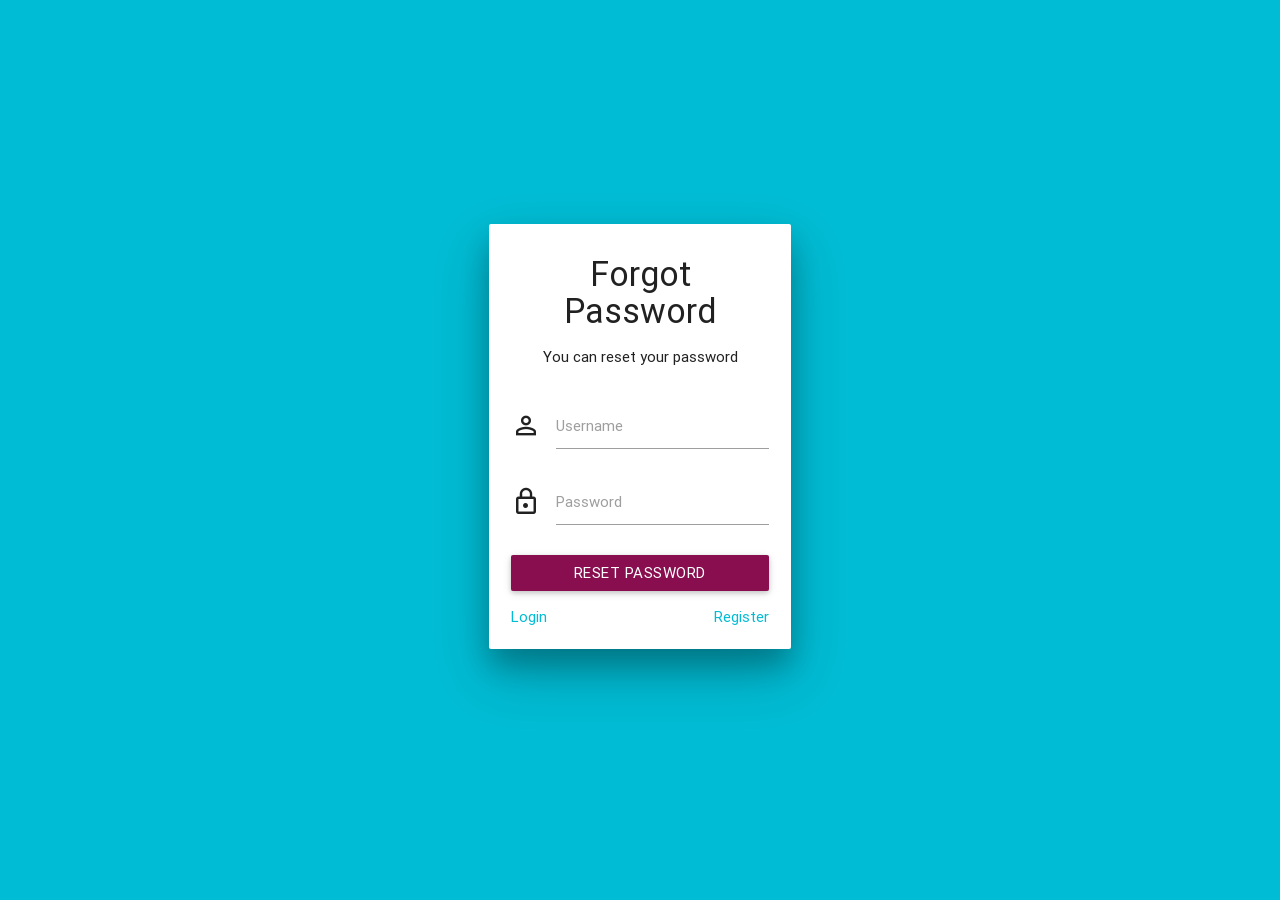
<file: user-forgot-password.html>
<!DOCTYPE html>
<html lang="en">

<!--================================================================================
	Item Name: Materialize - Material Design Admin Template
	Version: 3.1
	Author: GeeksLabs
	Author URL: http://www.themeforest.net/user/geekslabs
================================================================================ -->

<head>
  <meta http-equiv="Content-Type" content="text/html; charset=UTF-8">
  <meta name="viewport" content="width=device-width, initial-scale=1, maximum-scale=1.0, user-scalable=no">
  <meta http-equiv="X-UA-Compatible" content="IE=edge">
  <meta name="msapplication-tap-highlight" content="no">
  <meta name="description" content="Materialize is a Material Design Admin Template,It's modern, responsive and based on Material Design by Google. ">
  <meta name="keywords" content="materialize, admin template, dashboard template, flat admin template, responsive admin template,">
  <title>Forgot Password Page | Materialize - Material Design Admin Template</title>

  <!-- Favicons-->
  <link rel="icon" href="images/favicon/favicon-32x32.png" sizes="32x32">
  <!-- Favicons-->
  <link rel="apple-touch-icon-precomposed" href="images/favicon/apple-touch-icon-152x152.png">
  <!-- For iPhone -->
  <meta name="msapplication-TileColor" content="#00bcd4">
  <meta name="msapplication-TileImage" content="images/favicon/mstile-144x144.png">
  <!-- For Windows Phone -->


  <!-- CORE CSS-->
  
  <link href="css/materialize.min.css" type="text/css" rel="stylesheet" media="screen,projection">
  <link href="css/style.min.css" type="text/css" rel="stylesheet" media="screen,projection">
    <!-- Custome CSS-->    
    <link href="css/custom/custom.min.css" type="text/css" rel="stylesheet" media="screen,projection">
  <link href="css/layouts/page-center.css" type="text/css" rel="stylesheet" media="screen,projection">


  <!-- INCLUDED PLUGIN CSS ON THIS PAGE -->
  <link href="js/plugins/prism/prism.css" type="text/css" rel="stylesheet" media="screen,projection">
  <link href="js/plugins/perfect-scrollbar/perfect-scrollbar.css" type="text/css" rel="stylesheet" media="screen,projection">
  
</head>

<body class="cyan">
  <!-- Start Page Loading -->
  <div id="loader-wrapper">
      <div id="loader"></div>        
      <div class="loader-section section-left"></div>
      <div class="loader-section section-right"></div>
  </div>
  <!-- End Page Loading -->



  <div id="login-page" class="row">
    <div class="col s12 z-depth-4 card-panel">
      <form class="login-form">
        <div class="row">
          <div class="input-field col s12 center">
            <h4>Forgot Password</h4>
            <p class="center">You can reset your password</p>
          </div>
        </div>
        <div class="row margin">
          <div class="input-field col s12">
            <i class="mdi-social-person-outline prefix"></i>
            <input id="username" type="text">
            <label for="username" class="center-align">Username</label>
          </div>
        </div>
        <div class="row margin">
          <div class="input-field col s12">
            <i class="mdi-action-lock-outline prefix"></i>
            <input id="password" type="password">
            <label for="password">Password</label>
          </div>
        </div>
        <div class="row">
          <div class="input-field col s12">
            <a href="index.html" class="btn waves-effect waves-light col s12">Reset Password</a>
          </div>
          <div class="input-field col s12">
            <p class="margin sign-up"><a href="user-login.html">Login</a> <a href="user-register.html" class="right">Register</a></p>
          </div>
        </div>
      </form>
    </div>
  </div>


  <!-- ================================================
    Scripts
    ================================================ -->

  <!-- jQuery Library -->
  <script type="text/javascript" src="js/plugins/jquery-1.11.2.min.js"></script>
  <!--materialize js-->
  <script type="text/javascript" src="js/materialize.min.js"></script>
  <!--prism-->
  <script type="text/javascript" src="js/plugins/prism/prism.js"></script>
  <!--scrollbar-->
  <script type="text/javascript" src="js/plugins/perfect-scrollbar/perfect-scrollbar.min.js"></script>

      <!--plugins.js - Some Specific JS codes for Plugin Settings-->
    <script type="text/javascript" src="js/plugins.min.js"></script>
    <!--custom-script.js - Add your own theme custom JS-->
    <script type="text/javascript" src="js/custom-script.js"></script>

</body>

</html>
</file>
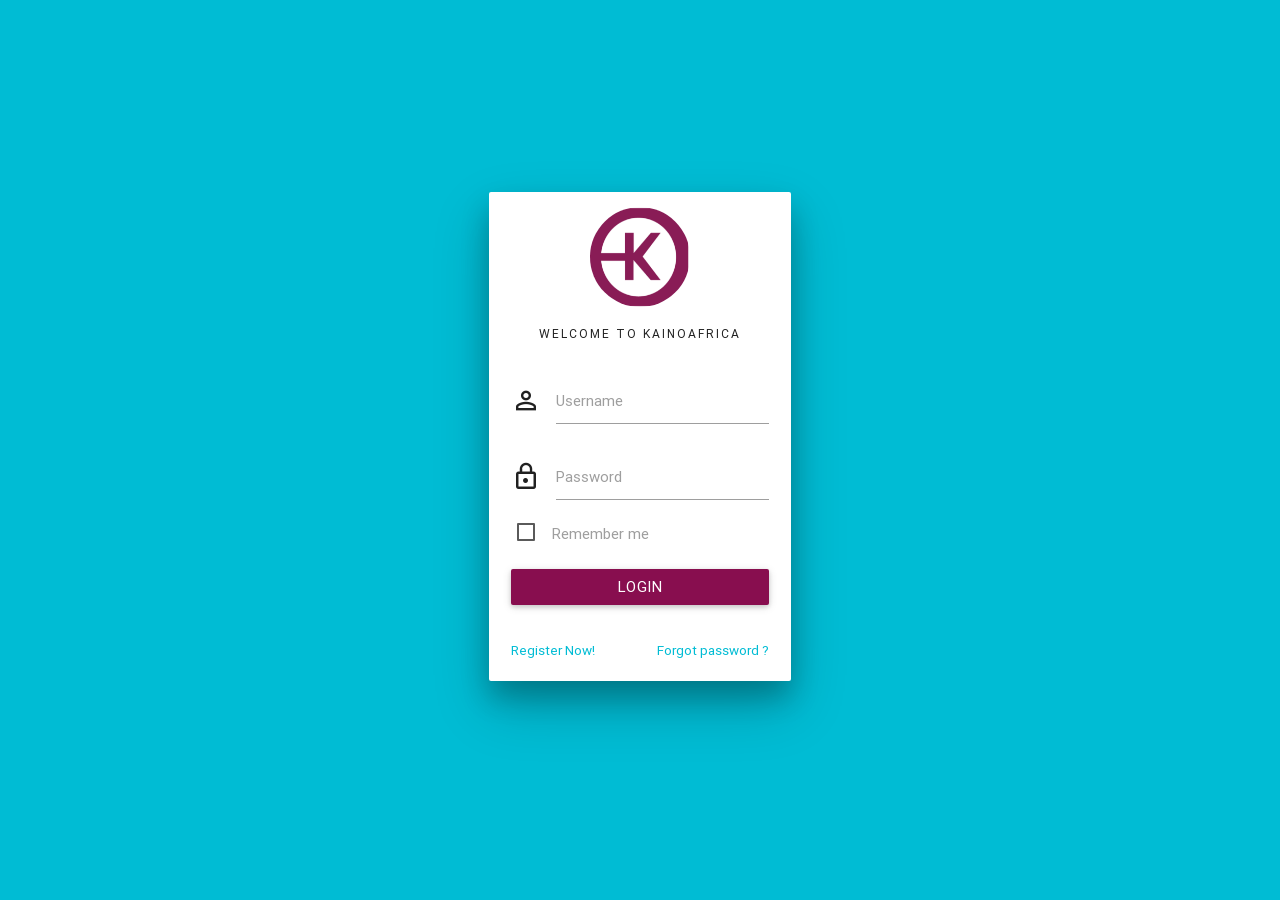
<file: user-login.html>
<!DOCTYPE html>
<html lang="en">

<!--================================================================================
	Item Name: Materialize - Material Design Admin Template
	Version: 3.1
	Author: GeeksLabs
	Author URL: http://www.themeforest.net/user/geekslabs
================================================================================ -->

<head>
  <meta http-equiv="Content-Type" content="text/html; charset=UTF-8">
  <meta name="viewport" content="width=device-width, initial-scale=1, maximum-scale=1.0, user-scalable=no">
  <meta http-equiv="X-UA-Compatible" content="IE=edge">
  <meta name="msapplication-tap-highlight" content="no">
  <meta name="description" content="Materialize is a Material Design Admin Template,It's modern, responsive and based on Material Design by Google. ">
  <meta name="keywords" content="materialize, admin template, dashboard template, flat admin template, responsive admin template,">
  <title>Login Page </title>

  <!-- Favicons-->
  <link rel="icon" href="images/favicon/favicon-32x32.png" sizes="32x32">
  <!-- Favicons-->
  <link rel="apple-touch-icon-precomposed" href="images/favicon/apple-touch-icon-152x152.png">
  <!-- For iPhone -->
  <meta name="msapplication-TileColor" content="#00bcd4">
  <meta name="msapplication-TileImage" content="images/favicon/mstile-144x144.png">
  <!-- For Windows Phone -->


  <!-- CORE CSS-->
  
  <link href="css/materialize.min.css" type="text/css" rel="stylesheet" media="screen,projection">
  <link href="css/style.min.css" type="text/css" rel="stylesheet" media="screen,projection">
    <!-- Custome CSS-->    
    <link href="css/custom/custom.min.css" type="text/css" rel="stylesheet" media="screen,projection">
  <link href="css/layouts/page-center.css" type="text/css" rel="stylesheet" media="screen,projection">

  <!-- INCLUDED PLUGIN CSS ON THIS PAGE -->
  <link href="js/plugins/prism/prism.css" type="text/css" rel="stylesheet" media="screen,projection">
  <link href="js/plugins/perfect-scrollbar/perfect-scrollbar.css" type="text/css" rel="stylesheet" media="screen,projection">
  
</head>

<body class="cyan">
  <!-- Start Page Loading -->
  <div id="loader-wrapper">
      <div id="loader"></div>        
      <div class="loader-section section-left"></div>
      <div class="loader-section section-right"></div>
  </div>
  <!-- End Page Loading -->



  <div id="login-page" class="row">
    <div class="col s12 z-depth-4 card-panel">
      <form class="login-form">
        <div class="row">
          <div class="input-field col s12 center">
            <img src="images/whiteLogo.png" alt="" class="circle responsive-img valign profile-image-login">
            <p class="center login-form-text">Welcome to KAINOafrica</p>
          </div>
        </div>
        <div class="row margin">
          <div class="input-field col s12">
            <i class="mdi-social-person-outline prefix"></i>
            <input id="username" type="text">
            <label for="username" class="center-align">Username</label>
          </div>
        </div>
        <div class="row margin">
          <div class="input-field col s12">
            <i class="mdi-action-lock-outline prefix"></i>
            <input id="password" type="password">
            <label for="password">Password</label>
          </div>
        </div>
        <div class="row">          
          <div class="input-field col s12 m12 l12  login-text">
              <input type="checkbox" id="remember-me" />
              <label for="remember-me">Remember me</label>
          </div>
        </div>
        <div class="row">
          <div class="input-field col s12">
            <a href="user-profile-page.html" class="btn waves-effect waves-light col s12">Login</a>
          </div>
        </div>
        <div class="row">
          <div class="input-field col s6 m6 l6">
            <p class="margin medium-small"><a href="user-register.html">Register Now!</a></p>
          </div>
          <div class="input-field col s6 m6 l6">
              <p class="margin right-align medium-small"><a href="user-forgot-password.html">Forgot password ?</a></p>
          </div>          
        </div>

      </form>
    </div>
  </div>



  <!-- ================================================
    Scripts
    ================================================ -->

  <!-- jQuery Library -->
  <script type="text/javascript" src="js/plugins/jquery-1.11.2.min.js"></script>
  <!--materialize js-->
  <script type="text/javascript" src="js/materialize.min.js"></script>
  <!--prism-->
  <script type="text/javascript" src="js/plugins/prism/prism.js"></script>
  <!--scrollbar-->
  <script type="text/javascript" src="js/plugins/perfect-scrollbar/perfect-scrollbar.min.js"></script>

      <!--plugins.js - Some Specific JS codes for Plugin Settings-->
    <script type="text/javascript" src="js/plugins.min.js"></script>
    <!--custom-script.js - Add your own theme custom JS-->
    <script type="text/javascript" src="js/custom-script.js"></script>

</body>

</html>
</file>
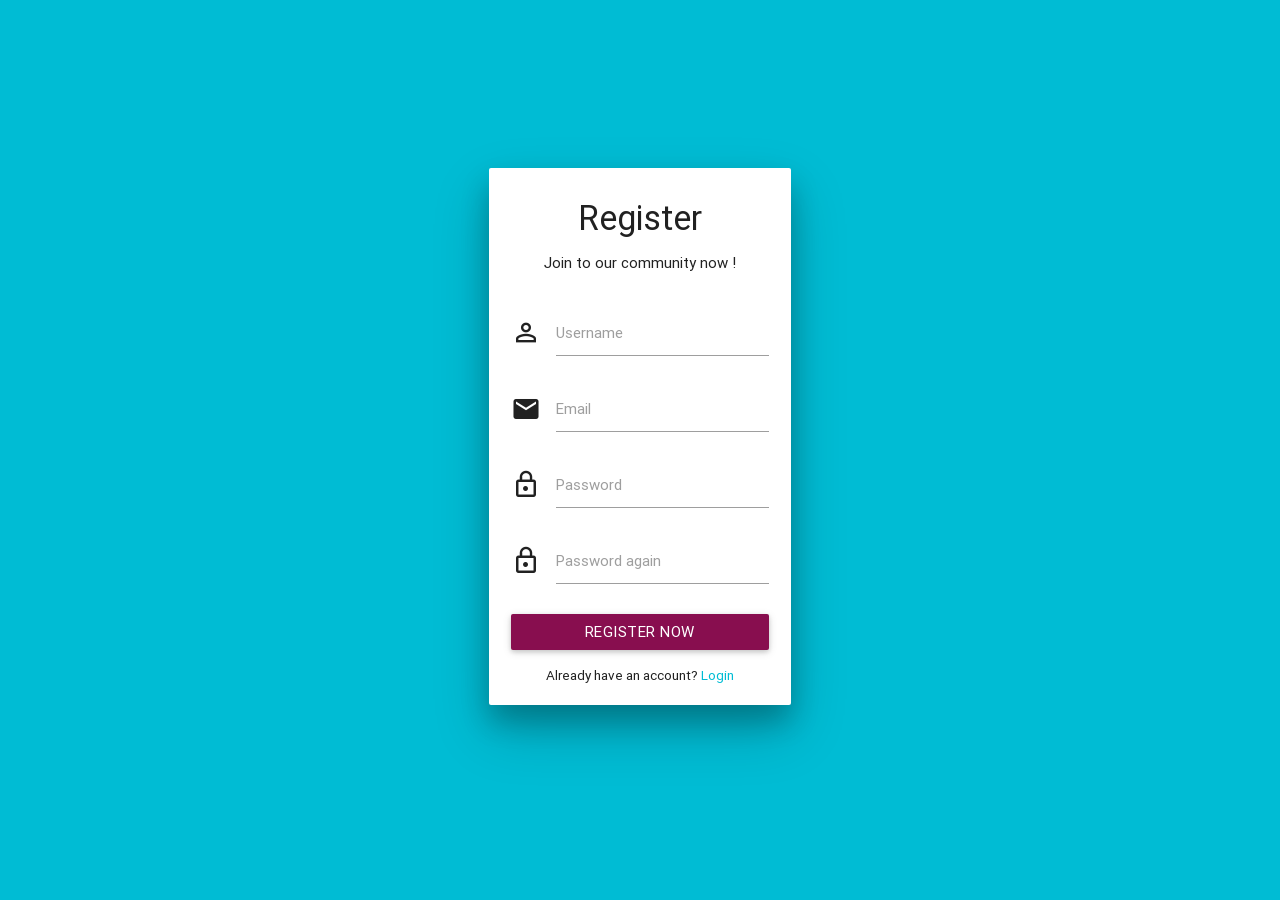
<file: user-register.html>
<!DOCTYPE html>
<html lang="en">



<head>
  <meta http-equiv="Content-Type" content="text/html; charset=UTF-8">
  <meta name="viewport" content="width=device-width, initial-scale=1, maximum-scale=1.0, user-scalable=no">
  <meta http-equiv="X-UA-Compatible" content="IE=edge">
  <meta name="msapplication-tap-highlight" content="no">
  <meta name="description" content="Materialize is a Material Design Admin Template,It's modern, responsive and based on Material Design by Google. ">
  <meta name="keywords" content="materialize, admin template, dashboard template, flat admin template, responsive admin template,">
  <title>Register</title>

  <!-- Favicons-->
  <link rel="icon" href="images/favicon/favicon-32x32.png" sizes="32x32">
  <!-- Favicons-->
  <link rel="apple-touch-icon-precomposed" href="images/favicon/apple-touch-icon-152x152.png">
  <!-- For iPhone -->
  <meta name="msapplication-TileColor" content="#00bcd4">
  <meta name="msapplication-TileImage" content="images/favicon/mstile-144x144.png">
  <!-- For Windows Phone -->


  <!-- CORE CSS-->
  
  <link href="css/materialize.min.css" type="text/css" rel="stylesheet" media="screen,projection">
  <link href="css/style.min.css" type="text/css" rel="stylesheet" media="screen,projection">
    <!-- Custome CSS-->    
    <link href="css/custom/custom.min.css" type="text/css" rel="stylesheet" media="screen,projection">
  <link href="css/layouts/page-center.css" type="text/css" rel="stylesheet" media="screen,projection">

  <!-- INCLUDED PLUGIN CSS ON THIS PAGE -->
  <link href="js/plugins/prism/prism.css" type="text/css" rel="stylesheet" media="screen,projection">
  <link href="js/plugins/perfect-scrollbar/perfect-scrollbar.css" type="text/css" rel="stylesheet" media="screen,projection">
  
</head>

<body class="cyan">
  <!-- Start Page Loading -->
  <div id="loader-wrapper">
      <div id="loader"></div>        
      <div class="loader-section section-left"></div>
      <div class="loader-section section-right"></div>
  </div>
  <!-- End Page Loading -->



  <div id="login-page" class="row">
    <div class="col s12 z-depth-4 card-panel">
      <form class="login-form">
        <div class="row">
          <div class="input-field col s12 center">
            <h4>Register</h4>
            <p class="center">Join to our community now !</p>
          </div>
        </div>
        <div class="row margin">
          <div class="input-field col s12">
            <i class="mdi-social-person-outline prefix"></i>
            <input id="username" type="text">
            <label for="username" class="center-align">Username</label>
          </div>
        </div>
        <div class="row margin">
          <div class="input-field col s12">
            <i class="mdi-communication-email prefix"></i>
            <input id="email" type="email">
            <label for="email" class="center-align">Email</label>
          </div>
        </div>
        <div class="row margin">
          <div class="input-field col s12">
            <i class="mdi-action-lock-outline prefix"></i>
            <input id="password" type="password">
            <label for="password">Password</label>
          </div>
        </div>
        <div class="row margin">
          <div class="input-field col s12">
            <i class="mdi-action-lock-outline prefix"></i>
            <input id="password-again" type="password">
            <label for="password-again">Password again</label>
          </div>
        </div>
        <div class="row">
          <div class="input-field col s12">
            <a href="user-profile-page.html" class="btn waves-effect waves-light col s12">Register Now</a>
          </div>
          <div class="input-field col s12">
            <p class="margin center medium-small sign-up">Already have an account? <a href="user-login.html">Login</a></p>
          </div>
        </div>
      </form>
    </div>
  </div>



  <!-- ================================================
    Scripts
    ================================================ -->

  <!-- jQuery Library -->
  <script type="text/javascript" src="js/plugins/jquery-1.11.2.min.js"></script>
  <!--materialize js-->
  <script type="text/javascript" src="js/materialize.min.js"></script>
  <!--prism-->
  <script type="text/javascript" src="js/plugins/prism/prism.js"></script>
  <!--scrollbar-->
  <script type="text/javascript" src="js/plugins/perfect-scrollbar/perfect-scrollbar.min.js"></script>
  
      <!--plugins.js - Some Specific JS codes for Plugin Settings-->
    <script type="text/javascript" src="js/plugins.min.js"></script>
    <!--custom-script.js - Add your own theme custom JS-->
    <script type="text/javascript" src="js/custom-script.js"></script>

</body>

</html>
</file>
<file: css/layouts/page-center.css>
html,
body {
    height: 100%;
}
html {
    display: table;
    margin: auto;
}
body {
    display: table-cell;
    vertical-align: middle;
}
</file>
<file: js/plugins/prism/prism.css>
/* http://prismjs.com/download.html?themes=prism&languages=[base64]&plugins=line-highlight+line-numbers+show-invisibles+autolinker+wpd+file-highlight+show-language+jsonp-highlight+highlight-keywords */
/**
 * prism.js default theme for JavaScript, CSS and HTML
 * Based on dabblet (http://dabblet.com)
 * @author Lea Verou
 */

code[class*="language-"],
pre[class*="language-"] {
	color: black;
	text-shadow: 0 1px white;
	font-family: Consolas, Monaco, 'Andale Mono', 'Ubuntu Mono', monospace;
	direction: ltr;
	text-align: left;
	white-space: pre;
	word-spacing: normal;
	word-break: normal;
	word-wrap: normal;
	line-height: 1.5;

	-moz-tab-size: 4;
	-o-tab-size: 4;
	tab-size: 4;

	-webkit-hyphens: none;
	-moz-hyphens: none;
	-ms-hyphens: none;
	hyphens: none;
}

pre[class*="language-"]::-moz-selection, pre[class*="language-"] ::-moz-selection,
code[class*="language-"]::-moz-selection, code[class*="language-"] ::-moz-selection {
	text-shadow: none;
	background: #b3d4fc;
}

pre[class*="language-"]::selection, pre[class*="language-"] ::selection,
code[class*="language-"]::selection, code[class*="language-"] ::selection {
	text-shadow: none;
	background: #b3d4fc;
}

@media print {
	code[class*="language-"],
	pre[class*="language-"] {
		text-shadow: none;
	}
}

/* Code blocks */
pre[class*="language-"] {
	padding: 1em;
	margin: .5em 0;
	overflow: auto;
}

:not(pre) > code[class*="language-"],
pre[class*="language-"] {
	background: #f5f2f0;
}

/* Inline code */
:not(pre) > code[class*="language-"] {
	padding: .1em;
	border-radius: .3em;
	white-space: normal;
}

.token.comment,
.token.prolog,
.token.doctype,
.token.cdata {
	color: slategray;
}

.token.punctuation {
	color: #999;
}

.namespace {
	opacity: .7;
}

.token.property,
.token.tag,
.token.boolean,
.token.number,
.token.constant,
.token.symbol,
.token.deleted {
	color: #905;
}

.token.selector,
.token.attr-name,
.token.string,
.token.char,
.token.builtin,
.token.inserted {
	color: #690;
}

.token.operator,
.token.entity,
.token.url,
.language-css .token.string,
.style .token.string {
	color: #a67f59;
	background: hsla(0, 0%, 100%, .5);
}

.token.atrule,
.token.attr-value,
.token.keyword {
	color: #07a;
}

.token.function {
	color: #DD4A68;
}

.token.regex,
.token.important,
.token.variable {
	color: #e90;
}

.token.important,
.token.bold {
	font-weight: bold;
}
.token.italic {
	font-style: italic;
}

.token.entity {
	cursor: help;
}

pre[data-line] {
	position: relative;
	padding: 1em 0 1em 3em;
}

.line-highlight {
	position: absolute;
	left: 0;
	right: 0;
	padding: inherit 0;
	margin-top: 1em; /* Same as .prism’s padding-top */

	background: hsla(24, 20%, 50%,.08);
	background: -moz-linear-gradient(left, hsla(24, 20%, 50%,.1) 70%, hsla(24, 20%, 50%,0));
	background: -webkit-linear-gradient(left, hsla(24, 20%, 50%,.1) 70%, hsla(24, 20%, 50%,0));
	background: -o-linear-gradient(left, hsla(24, 20%, 50%,.1) 70%, hsla(24, 20%, 50%,0));
	background: linear-gradient(left, hsla(24, 20%, 50%,.1) 70%, hsla(24, 20%, 50%,0));
	
	pointer-events: none;
	
	line-height: inherit;
	white-space: pre;
}

	.line-highlight:before,
	.line-highlight[data-end]:after {
		content: attr(data-start);
		position: absolute;
		top: .4em;
		left: .6em;
		min-width: 1em;
		padding: 0 .5em;
		background-color: hsla(24, 20%, 50%,.4);
		color: hsl(24, 20%, 95%);
		font: bold 65%/1.5 sans-serif;
		text-align: center;
		vertical-align: .3em;
		border-radius: 999px;
		text-shadow: none;
		box-shadow: 0 1px white;
	}
	
	.line-highlight[data-end]:after {
		content: attr(data-end);
		top: auto;
		bottom: .4em;
	}
pre.line-numbers {
	position: relative;
	padding-left: 3.8em;
	counter-reset: linenumber;
}

pre.line-numbers > code {
	position: relative;
}

.line-numbers .line-numbers-rows {
	position: absolute;
	pointer-events: none;
	top: 0;
	font-size: 100%;
	left: -3.8em;
	width: 3em; /* works for line-numbers below 1000 lines */
	letter-spacing: -1px;
	border-right: 1px solid #999;

	-webkit-user-select: none;
	-moz-user-select: none;
	-ms-user-select: none;
	user-select: none;

}

	.line-numbers-rows > span {
		pointer-events: none;
		display: block;
		counter-increment: linenumber;
	}

		.line-numbers-rows > span:before {
			content: counter(linenumber);
			color: #999;
			display: block;
			padding-right: 0.8em;
			text-align: right;
		}
.token.tab:not(:empty):before,
.token.cr:before,
.token.lf:before {
	color: hsl(24, 20%, 85%);
}

.token.tab:not(:empty):before {
    content: '\21E5';
}

.token.cr:before {
    content: '\240D';
}

.token.crlf:before {
    content: '\240D\240A';
}
.token.lf:before {
    content: '\240A';
}

.token a {
	color: inherit;
}
code[class*="language-"] a[href],
pre[class*="language-"] a[href] {
	cursor: help;
	text-decoration: none;
}

code[class*="language-"] a[href]:hover,
pre[class*="language-"] a[href]:hover {
	cursor: help;
	text-decoration: underline;
}
div.prism-show-language {
	position: relative;
}

div.prism-show-language > div.prism-show-language-label[data-language] {
	color: black;
	background-color: #CFCFCF;
	display: inline-block;
	position: absolute;
	bottom: auto;
	left: auto;
	top: 0;
	right: 0;
	width: auto;
	height: auto;
	font-size: 0.9em;
	border-radius: 0 0 0 5px;
	padding: 0 0.5em;
	text-shadow: none;
	z-index: 1;
	-webkit-box-shadow: none;
	-moz-box-shadow: none;
	box-shadow: none;
	-webkit-transform: none;
	-moz-transform: none;
	-ms-transform: none;
	-o-transform: none;
	transform: none;
}
</file>
<file: js/plugins/perfect-scrollbar/perfect-scrollbar.css>
﻿.ps-container.ps-active-x > .ps-scrollbar-x-rail, .ps-container.ps-active-y > .ps-scrollbar-y-rail {
  display: block; }
.ps-container.ps-in-scrolling {
  pointer-events: none; }
  .ps-container.ps-in-scrolling > .ps-scrollbar-x-rail {
    background-color: rgba(10,10,10,0.3);
    opacity: 0.9;
    -ms-filter: "progid:DXImageTransform.Microsoft.Alpha(Opacity=90)";
    filter: alpha(opacity=90); }
    .ps-container.ps-in-scrolling > .ps-scrollbar-x-rail > .ps-scrollbar-x {
      background-color: rgba(130,130,138,0.9); }
  .ps-container.ps-in-scrolling > .ps-scrollbar-y-rail {
    background-color: rgba(10,10,10,0.3);
    opacity: 0.9;
    -ms-filter: "progid:DXImageTransform.Microsoft.Alpha(Opacity=90)";
    filter: alpha(opacity=90); }
    .ps-container.ps-in-scrolling > .ps-scrollbar-y-rail > .ps-scrollbar-y {
      background-color: rgba(130,130,138,0.9); }
.ps-container > .ps-scrollbar-x-rail {
  display: none;
  position: absolute;
  /* please don't change 'position' */
  -webkit-border-radius: 0px;
  -moz-border-radius: 0px;
  -ms-border-radius: 0px;
  border-radius: 0px;
  opacity: 0;
  -ms-filter: "progid:DXImageTransform.Microsoft.Alpha(Opacity=0)";
  filter: alpha(opacity=0);
  -webkit-transition: background-color 0.2s linear, opacity 0.2s linear;
  -moz-transition: background-color 0.2s linear, opacity 0.2s linear;
  -o-transition: background-color 0.2s linear, opacity 0.2s linear;
  transition: background-color 0.2s linear, opacity 0.2s linear;
  bottom: 3px;
  /* there must be 'bottom' for ps-scrollbar-x-rail */
  height: 5px; }
  .ps-container > .ps-scrollbar-x-rail > .ps-scrollbar-x {
    position: absolute;
    /* please don't change 'position' */
    background-color: rgba(130,130,138,1);
    -webkit-border-radius: 0px;
    -moz-border-radius: 0px;
    -ms-border-radius: 0px;
    border-radius: 0px;
    -webkit-transition: background-color 0.2s linear;
    -moz-transition: background-color 0.2s linear;
    -o-transition: background-color 0.2s linear;
    transition: background-color 0.2s linear;
    bottom: 0;
    /* there must be 'bottom' for ps-scrollbar-x */
    height: 5px; }
.ps-container > .ps-scrollbar-y-rail {
  display: none;
  position: absolute;
  /* please don't change 'position' */
  -webkit-border-radius: 0px;
  -moz-border-radius: 0px;
  -ms-border-radius: 0px;
  border-radius: 0px;
  opacity: 0;
  -ms-filter: "progid:DXImageTransform.Microsoft.Alpha(Opacity=0)";
  filter: alpha(opacity=0);
  -webkit-transition: background-color 0.2s linear, opacity 0.2s linear;
  -moz-transition: background-color 0.2s linear, opacity 0.2s linear;
  -o-transition: background-color 0.2s linear, opacity 0.2s linear;
  transition: background-color 0.2s linear, opacity 0.2s linear;
  right: 3px;
  /* there must be 'right' for ps-scrollbar-y-rail */
  width: 5px; }
  .ps-container > .ps-scrollbar-y-rail > .ps-scrollbar-y {
    position: absolute;
    /* please don't change 'position' */
    background-color: rgba(130,130,138,1);
    -webkit-border-radius: 0px;
    -moz-border-radius: 0px;
    -ms-border-radius: 0px;
    border-radius: 0px;
    -webkit-transition: background-color 0.2s linear;
    -moz-transition: background-color 0.2s linear;
    -o-transition: background-color 0.2s linear;
    transition: background-color 0.2s linear;
    right: 0;
    /* there must be 'right' for ps-scrollbar-y */
    width: 5px; }
.ps-container:hover.ps-in-scrolling {
  pointer-events: none; }
  .ps-container:hover.ps-in-scrolling > .ps-scrollbar-x-rail {
    background-color: rgba(10,10,10,0.3);
    opacity: 0.9;
    -ms-filter: "progid:DXImageTransform.Microsoft.Alpha(Opacity=90)";
    filter: alpha(opacity=90); }
    .ps-container:hover.ps-in-scrolling > .ps-scrollbar-x-rail > .ps-scrollbar-x {
      background-color: rgba(130,130,138,0.9); }
  .ps-container:hover.ps-in-scrolling > .ps-scrollbar-y-rail {
    background-color: rgba(10,10,10,0.3);
    opacity: 0.9;
    -ms-filter: "progid:DXImageTransform.Microsoft.Alpha(Opacity=90)";
    filter: alpha(opacity=90); }
    .ps-container:hover.ps-in-scrolling > .ps-scrollbar-y-rail > .ps-scrollbar-y {
      background-color: rgba(130,130,138,0.9); }
.ps-container:hover > .ps-scrollbar-x-rail, .ps-container:hover > .ps-scrollbar-y-rail {
  opacity: 0.6;
  -ms-filter: "progid:DXImageTransform.Microsoft.Alpha(Opacity=60)";
  filter: alpha(opacity=60); }
.ps-container:hover > .ps-scrollbar-x-rail:hover {
  background-color: rgba(10,10,10,0.3);
  opacity: 0.9;
  -ms-filter: "progid:DXImageTransform.Microsoft.Alpha(Opacity=90)";
  filter: alpha(opacity=90); }
  .ps-container:hover > .ps-scrollbar-x-rail:hover > .ps-scrollbar-x {
    background-color: rgba(130,130,138,0.9); }
.ps-container:hover > .ps-scrollbar-y-rail:hover {
  background-color: rgba(10,10,10,0.3);
  opacity: 0.9;
  -ms-filter: "progid:DXImageTransform.Microsoft.Alpha(Opacity=90)";
  filter: alpha(opacity=90); }
  .ps-container:hover > .ps-scrollbar-y-rail:hover > .ps-scrollbar-y {
    background-color: rgba(130,130,138,0.9); }
</file>
<file: css/style.min.css>
body{background-color:#f9f9f9}#main{padding-left:240px}footer{padding-left:240px}footer.page-footer{padding-top:0px}select{background-color:transparent;width:100%;padding:5px;border:none;border-radius:2px;height:3rem;border-bottom:1px solid #9e9e9e}#sidenav-overlay{background-color:transparent}.container{padding:0 0.5rem;margin:0 auto;max-width:100% !important;width:98%}#left-sidebar-nav{position:fixed;width:100px;left:180px;z-index:999;height:auto}#left-sidebar-nav span.badge.new{line-height:20px;margin-top:11px}#content .header-search-wrapper{width:100%;margin:0 auto;height:40px;display:inline-block;position:relative}#content .container .row{margin-bottom:0}@media only screen and (min-width: 601px){.container{width:98%}}@media only screen and (min-width: 993px){.container{width:98%}}@media only screen and (max-width: 993px){#main{padding-left:0}footer{padding-left:0}}.ps-scrollbar-x-rail{z-index:9999}.ps-scrollbar-y-rail{z-index:9999}.small{font-size:1.0rem;margin:0;padding:0}.medium-small{font-size:0.9rem;margin:0;padding:0}.ultra-small{font-size:0.8rem;margin:0;padding:0}small{font-size:0.8rem}.strong{font-weight:600}h4.header{line-height:2.508rem;margin:1.14rem 0 0.912rem 0;font-size:1.4rem;font-weight:400;text-transform:uppercase}h4.header2{font-size:1.1rem;font-weight:400;text-transform:uppercase}p.title{font-size:1.3rem}p.header{font-size:1rem;font-weight:500;text-transform:uppercase}li.li-hover:hover{background:transparent !important}li.search-out:hover{background:transparent}li.mobile:before{background:#f7464a}li.kitchen:before{background:#46bfbd}li.home:before{background:#fdb45c}.more-text{padding:5px 20px;font-weight:500;letter-spacing:1px;text-transform:uppercase}.valign-demo{height:400px;background-color:#ddd}.margin{margin:0 !important}#loader-wrapper{position:fixed;top:0;left:0;width:100%;height:100%;z-index:1000}#loader-wrapper .loader-section{position:fixed;top:0;width:51%;height:100%;background:#eceff1;z-index:1000;-webkit-transform:translateX(0);-ms-transform:translateX(0);transform:translateX(0)}#loader-wrapper .loader-section.section-left{left:0}#loader-wrapper .loader-section.section-right{right:0}#loader{display:block;position:relative;left:50%;top:50%;width:150px;height:150px;margin:-75px 0 0 -75px;border-radius:50%;border:3px solid transparent;border-top-color:#3498db;-webkit-animation:spin 2s linear infinite;animation:spin 2s linear infinite;z-index:1001}#loader:before{content:"";position:absolute;top:5px;left:5px;right:5px;bottom:5px;border-radius:50%;border:3px solid transparent;border-top-color:#e74c3c;-webkit-animation:spin 3s linear infinite;animation:spin 3s linear infinite}#loader:after{content:"";position:absolute;top:15px;left:15px;right:15px;bottom:15px;border-radius:50%;border:3px solid transparent;border-top-color:#f9c922;-webkit-animation:spin 1.5s linear infinite;animation:spin 1.5s linear infinite}#loader-logo{display:block;position:absolute;left:48%;top:46%;background:url("../images/user-bg-2.jpg") no-repeat center center;z-index:1001}@-webkit-keyframes spin{0%{-webkit-transform:rotate(0deg);-ms-transform:rotate(0deg);transform:rotate(0deg)}100%{-webkit-transform:rotate(360deg);-ms-transform:rotate(360deg);transform:rotate(360deg)}}@keyframes spin{0%{-webkit-transform:rotate(0deg);-ms-transform:rotate(0deg);transform:rotate(0deg)}100%{-webkit-transform:rotate(360deg);-ms-transform:rotate(360deg);transform:rotate(360deg)}}.loaded #loader-wrapper{visibility:hidden;-webkit-transform:translateY(-100%);-ms-transform:translateY(-100%);transform:translateY(-100%);-webkit-transition:all 0.3s 1s ease-out;transition:all 0.3s 1s ease-out}.loaded #loader-wrapper .loader-section.section-left{-webkit-transform:translateX(-100%);-ms-transform:translateX(-100%);transform:translateX(-100%);-webkit-transition:all 0.7s 0.3s cubic-bezier(0.645, 0.045, 0.355, 1);transition:all 0.7s 0.3s cubic-bezier(0.645, 0.045, 0.355, 1)}.loaded #loader-wrapper .loader-section.section-right{-webkit-transform:translateX(100%);-ms-transform:translateX(100%);transform:translateX(100%);-webkit-transition:all 0.7s 0.3s cubic-bezier(0.645, 0.045, 0.355, 1);transition:all 0.7s 0.3s cubic-bezier(0.645, 0.045, 0.355, 1)}.loaded #loader{opacity:0;-webkit-transition:all 0.3s ease-out;transition:all 0.3s ease-out}.progress{background-color:rgba(255,64,129,0.22)}.no-js #loader-wrapper{display:none}h1.logo-wrapper{margin:0}h1 span.logo-text{display:none}.menu-sidebar-collapse{margin:0 10px}.menu-sidebar-collapse i{line-height:36px !important}header .brand-logo{margin:1px 0;padding:14px 20px}header .brand-logo img{width:172px}@media only screen and (max-width: 992px){nav .nav-wrapper{text-align:center}nav .nav-wrapper a.page-title{font-size:36px}ul.side-nav.leftside-navigation{top:56px !important}}.header-search-wrapper{margin:10px auto 0 240px;width:calc(100% - 600px);height:40px;display:inline-block;position:relative}.header-search-wrapper i{position:absolute;font-size:24px;top:6px;left:24px;line-height:32px !important;-webkit-transition:color 200ms ease;transition:color 200ms ease}input.header-search-input{display:block;padding:8px 8px 8px 72px;width:100%;background:rgba(255,255,255,0.3);height:24px;-webkit-transition:all 200ms ease;transition:all 200ms ease;border:none;font-size:16px;appearance:textfield;font-weight:400;outline:none;border-radius:3px}input.header-search-input:hover{background:rgba(255,255,255,0.5)}input.header-search-input:focus{color:#333;background:#fff;border-bottom:none !important;box-shadow:none !important}.header-search-wrapper-focus i{color:#444}.header-search-input::-webkit-input-placeholder{color:#fff;font-size:16px;font-weight:400}.header-search-input::-moz-placeholder{color:#fff;font-size:16px;font-weight:400}.header-search-input:-ms-input-placeholder{color:#fff;font-size:16px;font-weight:400}.header-search-input:focus::-webkit-input-placeholder{color:#333;font-size:16px;font-weight:400}.header-search-input:focus::-moz-placeholder{color:#333;font-size:16px;font-weight:400}.header-search-input:focus::placeholder{color:#333;font-size:16px;font-weight:400}.header-search-input:focus:-ms-input-placeholder{color:#333;font-size:16px;font-weight:400}.header-search-input::placeholder{color:#fff;font-size:16px;font-weight:400}.search-out{display:none}.search-out input[type=text]:focus:not([readonly]){border-bottom:1px solid #fff !important;box-shadow:none}.search-out-text{border-bottom:1px solid #fff !important}.translation-button img{position:relative;top:12px}#translation-dropdown .language-select{position:relative;top:-9px}.notification-badge{position:relative;right:5px;top:-20px;color:#ffffff;background-color:#FF4081;margin:0 -.8em;border-radius:50%;padding:4px 5px}#notifications-dropdown h5{font-size:1rem;text-transform:capitalize;font-weight:500}#notifications-dropdown li{padding:10px;font-size:1rem}#notifications-dropdown li>a{padding:0;font-size:1rem;font-weight:300}#notifications-dropdown li>a>i{display:inline-block;font-size:1.2rem;position:relative;top:4px}#notifications-dropdown li>time{font-size:0.8rem;font-weight:400}#notifications-dropdown li.divider{padding:0}nav.top-nav{height:122px;-webkit-box-shadow:none;-moz-box-shadow:none;box-shadow:none}nav.top-nav a.page-title{line-height:122px;font-size:48px}nav ul li.no-hover:hover{background:none}.side-nav a{line-height:42px;height:42px}.side-nav.leftside-navigation .collapsible-body li.active{background-color:rgba(0,0,0,0.04)}.side-nav.fixed.leftside-navigation .collapsible-body li.active{background-color:rgba(0,0,0,0.04)}.side-nav .collapsible-body li a{margin:0 1rem 0 3rem}ul.side-nav.leftside-navigation{top:64px;overflow:hidden}ul.side-nav.leftside-navigation hr{display:block;height:1px;border:0;border-top:1px solid #e0e0e0;margin:1em 0;padding:0}ul.side-nav.leftside-navigation li{line-height:44px}ul.side-nav.leftside-navigation li:hover{background-color:rgba(0,0,0,0.04)}ul.side-nav.leftside-navigation li.active{background-color:rgba(0,0,0,0.04)}ul.side-nav.leftside-navigation li a{font-size:14px;font-weight:400}ul.side-nav.leftside-navigation li.user-details{background:url("../images/user-bg.jpg") no-repeat center center;-webkit-background-size:cover;-moz-background-size:cover;-o-background-size:cover;background-size:cover;margin-bottom:15px;padding:15px 0 0 15px}ul.side-nav.leftside-navigation li.user-details #profile-dropdown a{padding:8px 15px}ul.side-nav.leftside-navigation .profile-btn{margin:0;text-transform:capitalize;padding:0;text-shadow:1px 1px 1px #444;font-size:15px}ul.side-nav.leftside-navigation ul.collapsible-accordion{background-color:#fff}ul.side-nav li{padding:0}ul.side-nav .collapsible-header{margin:0}#slide-out li a i{line-height:inherit;width:2rem;font-size:1.6rem;display:block;float:left;text-align:center;margin-right:1rem}#slide-out ul.side-nav li{padding:0 !important}.caption{font-size:1.25rem;font-weight:300;margin-bottom:30px}.caption-uppercase{font-size:1.25rem;font-weight:300;margin-bottom:30px;text-transform:uppercase}.sidebar-collapse{position:absolute;left:-170px;top:-45px}.user-task,.user-time{margin:0;font-size:13px;color:#fff}.user-roal{color:#fff;margin-top:-16px;font-size:13px;text-shadow:1px 1px 1px #444}.user-details .row{margin:0}.bold>a{font-weight:bold}.rightside-navigation{overflow:hidden}#right-search .input-field{margin-top:0}#chat-out .collapsible-header{background-color:transparent;border:none;line-height:45px;height:45px;font-weight:400}#chat-out .collapsible-header:after{color:#fff}#chat-out .chat-out-list{padding:5px;margin:0;border-bottom:1px solid #e0e0e0}#chat-out .favorite-associate-list .circle{-moz-border-radius:50px;-webkit-border-radius:50px;border-radius:50px;border:2px solid #999;padding:3px;display:block}#chat-out .favorite-associate-list .online-user{border:2px solid #00e676}#chat-out .favorite-associate-list p{padding:0}#chat-out .favorite-associate-list p.place{font-size:0.8rem}#chat-out .recent-activity-list-icon{margin-top:8px;font-size:2rem}#chat-out .recent-activity-list-text a{font-size:0.8rem;padding:0;font-weight:600}#chat-out .recent-activity-list-text p{font-size:0.9rem;padding:0}.chat-close-collapse{padding:5px 15px 0 0}#breadcrumbs-wrapper{background:#f3f3f3}h5.breadcrumbs-header{font-size:1.64rem;line-height:1.804rem;margin:1.5rem 0 0 0}.breadcrumbs{padding:0;margin:15px 0;list-style:none}.breadcrumbs>li{display:inline-block}.breadcrumbs>li+li:before{padding:0 5px;color:#ccc;content:"/\00a0"}.breadcrumbs .active{font-weight:normal;color:#999}.breadcrumbs-title{font-size:1.5rem;line-height:1.804rem;margin:18px 0 0}.breadcrumbs-nav{margin:8px 0 9px}.breadcrumb:before{content:"\e7c3";font-family:"Material-Design-Icons"}.jsgrid-edit-row input[type="checkbox"],.jsgrid-insert-row input[type="checkbox"],.jsgrid-filter-row input[type="checkbox"],.jsgrid-alt-row input[type="checkbox"],.jsgrid-row input[type="checkbox"],.config-panel input[type=checkbox]{position:relative !important;left:0 !important;visibility:visible !important}.jsgrid-grid-body{height:auto !important}.jsgrid-edit-row select{display:block !important}.jsgrid-insert-row select{display:block !important}.jsgrid-insert-row .select-wrapper .caret{display:none !important}.jsgrid-insert-row .select-wrapper .select-dropdown{display:none !important}#jsGrid-sorting{height:500px !important;overflow:scroll !important}#jsGrid-page{height:500px !important;overflow:scroll !important}#jsGrid-custom-row{height:500px !important;overflow:scroll !important}.card{overflow:hidden}#card-stats .card-content{text-align:center}#card-stats .card-stats-title{font-size:1.2rem}#card-stats .card-stats-title i{font-size:1.2rem}#card-stats .card-stats-compare{font-size:1.0rem}#card-stats .card-stats-compare i{position:relative;top:5px}#card-stats .card-stats-number{font-size:1.8rem;line-height:2.0rem;margin:0.2rem 0 0.2rem 0;font-weight:500}#card-stats .card .card-content{padding:10px 14px}#card-stats .card .card-action{padding:10px 14px}#card-alert i{font-size:20px;position:relative;top:2px}#card-alert .alert-circle{display:inline-block;width:40px;white-space:nowrap;border-radius:1000px;vertical-align:bottom;position:relative;top:-5px;left:-2px}#card-alert .single-alert{line-height:42px}#card-alert button{background:none;border:none;position:absolute;top:15px;right:10px;font-size:20px;color:#fff}#card-alert .card .card-content{padding:20px 40px 20px 20px}#card-alert .card-action i{top:0;margin:0}#work-collections .collection-header{font-size:1.14rem;font-weight:500}#work-collections p.collections-title{font-size:1.0rem;padding:0;margin:0;font-weight:500}#work-collections p.collections-content{font-size:0.9rem;padding:0;margin:0;font-weight:400}#work-collections .collection-item.avatar{height:auto;padding-top:22px}#flight-card .flight-card-title{margin:0;font-weight:300;color:#fff}#flight-card .flight-card-date{font-size:1.0rem;margin:0;color:#fff}#flight-card .flight-state{padding-bottom:15px}#flight-card .flight-state-two{border-left:1px dashed #9e9e9e}#flight-card .flight-icon{font-size:2.2rem;display:block;-webkit-transform:rotate(90deg);-moz-transform:rotate(90deg);-ms-transform:rotate(90deg);-o-transform:rotate(90deg)}#flight-card .card-content-bg{background:url("../images/sample-1.jpg") no-repeat center center;-webkit-background-size:cover;-moz-background-size:cover;-o-background-size:cover;background-size:cover}#flight-card .card-content{background:rgba(0,0,0,0.25)}#flight-card .flight-state-wrapper{margin:0 0 100px 0 !important}#flight-card .card-header .card-title{padding:20px}#task-card label{display:block;color:rgba(0,0,0,0.87);height:auto}#task-card .task-card-title{margin:0;color:#fff;font-weight:300}#task-card .task-card-date{font-size:1.0rem;margin:0;color:#fff}#task-card .collection-header{padding:20px}#task-card .task-add{position:absolute;right:10px;top:76px}#task-card .task-cat{padding:2px 4px;color:#fff;margin-left:37px;font-weight:300;font-size:0.8rem;-webkit-border-radius:2px;-moz-border-radius:2px;border-radius:2px;background-clip:padding-box}.task-cat{padding:2px 4px;color:#fff;font-weight:300;font-size:0.8rem;-webkit-border-radius:2px;-moz-border-radius:2px;border-radius:2px;background-clip:padding-box}.collection .collection-item.avatar i.circle{font-size:28px}#profile-card .card-image{height:150px}#profile-card .card-profile-image{width:70px;position:absolute;top:110px;z-index:1;cursor:pointer}#profile-card .btn-move-up{position:relative;top:-40px;right:-18px;margin-right:10px !important}#profile-card .card-content p{font-size:1.2rem;margin:10px 0 12px}.card-move-up .move-up{padding:20px}#chart-dashboard{padding-top:12px}#chart-dashboard .card{overflow:hidden}#chart-dashboard .card .card-content{padding:10px 14px}.sample-chart-wrapper{width:100%}.chart-title{font-size:1.6rem;font-weight:300}.chart-revenue{float:right;text-align:center;padding:8px;border-radius:3px}.chart-revenue .chart-revenue-total{font-size:0.9rem;margin:0}.chart-revenue .chart-revenue-per{font-size:0.8rem;margin:0}.chart-revenue .chart-revenue-per i{position:relative;top:5px}.chart-revenue-switch{padding-top:28px;padding-right:10px;color:#fff;text-align:right}.doughnut-chart-status{position:relative;top:-75px;left:0;font-size:16px;font-weight:500;height:0;text-align:center}.doughnut-chart-status p{margin-top:-5px}.doughnut-chart-legend li{padding:2px 0;font-size:0.9rem}.doughnut-chart-legend li:before{content:"";width:8px;height:8px;display:block;float:left;margin-top:6px;margin-right:4px}a.button-collapse.top-nav{position:absolute;left:7.5%;top:0;float:none;margin-left:1.5rem;color:#fff;font-size:32px;z-index:2}.trending-bar-chart-wrapper{width:100%}.btn-move-up{position:relative;top:-28px;right:-18px;margin-right:10px !important}.flotchart-placeholder{width:100%;height:300px;font-size:13px;line-height:1.2em}#flotchart table{position:absolute;top:13px;right:17px;font-size:smaller;color:#545454;width:100px}#flotchart td{padding:5px}th{padding:5px}.xchart-placeholder{width:90%;height:300px}.jqstooltip{border:none !important;box-sizing:content-box}.tooltip-class{overflow:hidden;color:#fff;height:20px;width:30px}#ct2-chart .ct-series.ct-series-a .ct-area{fill:#00bcd4}#ct2-chart .ct-series.ct-series-a .ct-point{stroke:#00bcd4}#ct2-chart .ct-series.ct-series-a .ct-line{stroke:#54e2f4}.socialbox .logo{color:#fff;font-size:28px;left:20px;bottom:20px;position:absolute}.socialbox .info{color:#fff;margin:0;position:absolute;right:20px;bottom:20px;font-size:15px;padding:0}@media only screen and (min-device-width: 320px) and (max-device-width: 480px){.doughnut-chart-status{display:none}}@media only screen and (min-device-width: 768px) and (max-device-width: 1024px){.doughnut-chart-status{display:none}#card-stats .card-stats-compare{font-size:0.8rem}}#full-calendar{padding-top:30px}#calendar h2{font-size:1.5rem;text-transform:uppercase;line-height:35px}#calendar .fc-day-header{text-transform:uppercase;font-weight:400}#external-events{padding-top:50px}#external-events .fc-event{color:#fff;text-decoration:none;padding:5px;margin-bottom:10px;cursor:all-scroll;border:none}.fc button{background:#fff}.fc td{border-width:0 !important}.fc th{border-width:0 !important}.fc-state-active{color:#ff4081 !important}.fc-state-down{color:#ff4081 !important}.dynamic-color .red,.dynamic-color .pink,.dynamic-color .purple,.dynamic-color .deep-purple,.dynamic-color .indigo,.dynamic-color .blue,.dynamic-color .light-blue,.dynamic-color .cyan,.dynamic-color .teal,.dynamic-color .green,.dynamic-color .light-green,.dynamic-color .lime,.dynamic-color .yellow,.dynamic-color .amber,.dynamic-color .orange,.dynamic-color .deep-orange,.dynamic-color .brown,.dynamic-color .grey,.dynamic-color .blue-grey{height:55px;width:100%;padding:0 15px;line-height:55px;font-weight:500;font-size:12px;display:block;-webkit-box-sizing:border-box;-moz-box-sizing:border-box;box-sizing:border-box}.dynamic-color .col{margin-bottom:55px}tr.group{background-color:#ddd !important}tr.group:hover{background-color:#ddd !important}@media only screen and (max-width: 1024px){tfoot{display:none}}#site-layout-example-left{background-color:#90a4ae;height:300px}#site-layout-example-right{background-color:#26a69a;height:300px}#site-layout-example-top{background-color:#e57373;height:50px}.flat-text-header{height:35px;width:80%;background-color:rgba(255,255,255,0.15);display:block;margin:27px auto}.flat-text{height:25px;width:80%;background-color:rgba(0,0,0,0.15);display:block;margin:27px auto}.flat-text.small{width:25%;height:25px;background-color:rgba(0,0,0,0.15)}.flat-text.full-width{width:100%}.col.grid-example{border:1px solid #eee;margin:7px 0;text-align:center;line-height:50px;font-size:28px;background-color:tomato;color:#fff;padding:0}.col.grid-example span{font-weight:200;line-height:50px}.waves-color-demo .collection-item{height:57px;line-height:57px}.browser-window{text-align:left;width:100%;height:auto;display:inline-block;-webkit-border-radius:5px 5px 2px 2px;-moz-border-radius:5px 5px 2px 2px;border-radius:5px 5px 2px 2px;background-clip:padding-box;background-color:transparent;margin:20px 0;overflow:hidden}.browser-window .top-bar{height:30px;-webkit-border-radius:5px 5px 0 0;-moz-border-radius:5px 5px 0 0;border-radius:5px 5px 0 0;background-clip:padding-box;border-top:thin solid #eaeae9;border-bottom:thin solid #ddd;background:linear-gradient(#e7e7e6, #e0e0e0)}.browser-window .circle{height:10px;width:10px;display:inline-block;border-radius:50%;-webkit-border-radius:50%;-moz-border-radius:50%;background-color:#fff;margin-right:1px}.browser-window .circles{margin:5px 12px}.browser-window .content{margin:0;width:100%;display:inline-block;border-radius:0 0 5px 5px;background-color:#fafafa}.browser-window .row{margin:0}#close-circle{background-color:#ff5c5a}#minimize-circle{background-color:#fdb45c}#maximize-circle{background-color:#1bc656}.clear{clear:both}.promo i{color:#ee6e73;font-size:6rem;display:block}.promo-caption{font-size:1.7rem;font-weight:500;margin-top:5px;margin-bottom:0}.shadow-demo{background-color:#26a69a;width:100px;height:100px;margin:20px auto}.collapsible-header{font-weight:500}.collapsible-header:after{font-family:"Material-Design-Icons";content:"\e7c3";float:right;color:#9e9e9e;font-size:18px}.collapsible-header.active:after{content:"\e7c1"}#input-select .input-field label{position:absolute;top:-14px;font-size:0.8rem}.icon-demo{line-height:50px}.icon-container i{font-size:3em;display:block;margin-bottom:10px}.icon-container .icon-preview{height:120px;text-align:center}.icon-holder{display:block;text-align:center;width:150px;height:115px;float:left;margin:0 0 15px 0}.icon-holder p{margin:0}.text-long-shadow{text-shadow:#1d7d74 1px 1px,#1d7d74 2px 2px,#1d7d74 3px 3px,#1d7d74 4px 4px,#1d7d74 5px 5px,#1d7d74 6px 6px,#1d7d74 7px 7px,#1d7d74 8px 8px,#1d7d74 9px 9px,#1d7d74 10px 10px,#1d7d74 11px 11px,#1d7d74 12px 12px,#1d7d74 13px 13px,#1d7d74 14px 14px,#1d7d74 15px 15px,#1d7d74 16px 16px,#1d7d74 17px 17px,#1d7d74 18px 18px,#1d7d74 19px 19px,#1d7d74 20px 20px,#1d7d74 21px 21px,#208b81 22px 22px,#208b81 23px 23px,#208b81 24px 24px,#208b81 25px 25px,#208b81 26px 26px,#208b81 27px 27px,#208b81 28px 28px,#208b81 29px 29px,#208b81 30px 30px,#26a69a 31px 31px,#26a69a 32px 32px,#26a69a 33px 33px,#26a69a 34px 34px,#26a69a 35px 35px,#26a69a 36px 36px,#26a69a 37px 37px;background-color:#26a69a;width:100%;font-size:10rem;color:#fff !important;text-align:center;padding:20px 0 !important}.login-form{width:280px}.login-form-text{text-transform:uppercase;letter-spacing:2px;font-size:0.8rem}.profile-image-login{width:100px;height:100px !important}.login-text{margin-top:-6px;margin-left:-6px !important}#mail-app hr{display:block;height:1px;border:0;border-top:1px solid #e0e0e0;margin:1em 0;padding:0}#mail-app #email-sidebar{margin-top:0}#mail-app #email-list{margin-top:0}#mail-app #email-details{margin-top:0}#mail-app .modal .modal-content{padding:0}.email-unread .email-title{font-weight:500}#email-sidebar{min-height:650px}#email-sidebar li{padding:10px 0;text-align:center}#email-sidebar li i{padding:12px;color:#272727}#email-sidebar li i.active{background:#ddd;border-radius:2px;-webkit-border-radius:2px;-moz-border-radius:2px}#email-sidebar li i:hover{background:#ddd;border-radius:2px;-webkit-border-radius:2px;-moz-border-radius:2px}#email-list{padding:0}#email-list .collection{margin:0}#email-list .collection .collection-item.avatar{height:auto;padding-left:72px;position:relative}#email-list .collection .collection-item.avatar .secondary-content{position:absolute;top:10px;right:-4px}#email-list .collection .collection-item.avatar .secondary-content.email-time{right:8px}#email-list .collection .collection-item.avatar .icon{position:absolute;width:42px;height:42px;overflow:hidden;left:15px;display:inline-block;text-align:center;vertical-align:middle;top:20px}#email-list .collection .collection-item.avatar .circle{position:absolute;width:42px;height:42px;overflow:hidden;left:15px;display:inline-block;vertical-align:middle;text-align:center;font-size:1.5rem;color:#fff;font-weight:300;padding:10px}#email-list .collection .collection-item.avatar img.circle{padding:0}#email-list .collection .collection-item:hover{background:#e1f5fe;cursor:pointer}#email-list .collection .collection-item.selected{background:#e1f5fe;border-left:4px solid #29b6f6}#email-list .attach-file{-ms-transform:rotate(90deg);-webkit-transform:rotate(90deg);transform:rotate(90deg);color:#9e9e9e;font-size:1.1rem}#email-details{padding:15px}#email-details .email-subject{font-size:1.2rem}#email-details .email-subject i{font-size:2.2rem}#email-details .email-tag{padding:3px;font-size:0.9rem}#email-details .collection{border:none}#email-details .collection .collection-item.avatar{height:auto;padding-left:72px;position:relative}#email-details .collection .collection-item.avatar .icon{position:absolute;width:42px;height:42px;overflow:hidden;left:15px;display:inline-block;vertical-align:middle;top:20px}#email-details .collection .collection-item.avatar .circle{position:absolute;width:42px;height:42px;overflow:hidden;left:15px;display:inline-block;vertical-align:middle;text-align:center;font-size:1.5rem;color:#fff;font-weight:300;padding:10px}#email-details .collection .collection-item.avatar img.circle{padding:0}#email-details .collection .collection-item.selected{background:#e1f5fe;border-left:4px solid #29b6f6}#email-details .email-actions{padding-top:25px}#email-details .email-actions a{color:#757575;padding:5px}.email-reply{padding-top:20px}.email-reply a{color:#757575}.email-reply a i{font-size:2rem}.email-reply p{color:#757575;margin:0}.model-email-content{padding:24px}.blog-card .card .card-content .card-title,.blog-card .card .card-reveal .card-title{font-size:1.2rem;line-height:1.6rem;font-weight:400}.blog-card .card{margin:0}.blog-card .card .card-content{padding:5px 10px}.blog-card ul.card-action-buttons{margin:-26px 10px 0 0;text-align:right}.blog-card ul.card-action-buttons li{display:inline-block;padding-left:5px}.blog .card .card-content .card-title,.blog .card .card-reveal .card-title{font-size:1.2rem;line-height:1.6rem;font-weight:400}.blog{width:20%;padding:10px}.blog .card{margin:0}.blog .card .card-content{padding:5px 10px}.blog ul.card-action-buttons{margin:-26px 10px 0 0;text-align:right}.blog ul.card-action-buttons li{display:inline-block;padding-left:5px}.blog-sizer{width:20%}.blog-post-content{padding-bottom:10px}@media screen and (max-width: 2200px){.blog-sizer{width:20%}.blog{width:20%}.doughnut-chart-status{top:-100px}.product-sizer{width:20%}.product{width:20%}.gallary-sizer{width:20%}.gallary-item img{width:20%}}@media screen and (max-width: 1800px){.blog-sizer{width:30%}.blog{width:30%}.product-sizer{width:30%}.product{width:30%}.gallary-sizer{width:30%}.gallary-item img{width:30%}}@media screen and (max-width: 1600px){.blog-sizer{width:33.33%}.doughnut-chart-status{top:-75px}.blog{width:33.33%}.product-sizer{width:25%}.product{width:25%}.gallary-sizer{width:25%}.gallary-item img{width:25%}}@media screen and (max-width: 1224px){.blog-sizer{width:33.33%}.doughnut-chart-status{top:-75px}.doughnut-chart-status{top:-100px}.blog{width:33.33%}.product-sizer{width:33.33%}.product{width:33.33%}.gallary-sizer{width:33.33%}.gallary-item img{width:33.33%}}@media screen and (max-width: 980px){.blog-sizer{width:50%}.blog{width:50%}.product-sizer{width:50%}.product{width:50%}.gallary-sizer{width:50%}.gallary-item img{width:50%}}@media screen and (max-width: 720px){.blog-sizer{width:50%}.blog{width:50%}.product-sizer{width:50%}.product{width:50%}.gallary-sizer{width:50%}.gallary-item img{width:50%}}@media screen and (max-width: 480px){.blog-sizer{width:100%}.blog{width:100%}.product-sizer{width:100%}.product{width:100%}.gallary-sizer{width:100%}.gallary-item img{width:100%}}#blog-post-full .card-title{text-shadow:1px 1px 4px #000;font-weight:300;font-size:2rem}#blog-post-full .blog-post-full-cat{padding:5px;margin:25px;right:0;left:inherit;font-size:15px;font-weight:500;letter-spacing:1px;text-transform:uppercase}#blog-post-full .blog-post-full-cat a{color:#fff;text-shadow:none}.invoice-table{padding-top:40px}.invoice-text{padding:18px 0}.invoice-icon i{font-size:2rem}.product-card .card .card-content .card-title,.product-card .card .card-reveal .card-title{font-size:1.1rem;line-height:1.6rem;font-weight:400}.product-card .card{margin:0}.product-card .card .card-content{padding:5px 10px}.product-card .card .btn-price{width:65px;height:65px;font-weight:600;font-size:1.0rem;line-height:65px;margin:10px;position:absolute;top:0;letter-spacing:0}.product-card ul.card-action-buttons{margin:-26px 10px 0 0;text-align:right}.product-card ul.card-action-buttons li{display:inline-block;padding-left:5px}.product .card .card-content .card-title,.product .card .card-reveal .card-title{font-size:1.1rem;line-height:1.6rem;font-weight:400}.product{width:20%;padding:10px}.product .card{margin:0}.product .card .card-content{padding:5px 10px}.product .card .btn-price{width:65px;height:65px;font-weight:600;font-size:1.0rem;line-height:65px;margin:10px;position:absolute;top:0;letter-spacing:0}.product ul.card-action-buttons{margin:-26px 10px 0 0;text-align:right}.product ul.card-action-buttons li{display:inline-block;padding-left:5px}.product-sizer{width:20%}.gallary-sizer{width:20%}.gallary-item img{width:20%}.slider .indicators{z-index:9999}.map-card .card .card-content .card-title,.map-card .card .card-reveal .card-title{font-size:1.2rem;line-height:1.6rem;font-weight:400}.map-card #map-canvas{width:100%;height:250px}.map-card .btn-move-up{top:-38px}#map-canvas{width:100%;height:250px}.plans-container .collection{border:none}.plans-container .collection .collection-item{border-bottom:none;text-align:center;font-size:1.07rem;line-height:1.6em}.plans-container .collection .collection-item:before{font-size:1.28rem;line-height:1.6em;color:#009315;speak:none;font-style:normal;font-weight:normal;font-variant:normal;text-transform:none;-webkit-font-smoothing:antialiased;content:"\e623";margin-right:10px}.plans-container .card .card-image{position:relative;width:100%}.plans-container .card .card-image .card-title{position:relative;font-size:1.28rem;line-height:1.6em;text-align:center;width:100%;padding:10px 15px;text-transform:uppercase;background:rgba(0,0,0,0.1)}.plans-container .card .card-image .price{position:relative;font-size:5rem;line-height:1.6em;color:#fff;font-weight:300;text-align:center}.plans-container .card .card-image .price sup{font-weight:100;font-size:1.42rem;line-height:1.6em;top:-35px}.plans-container .card .card-image .price sub{font-weight:100;font-size:1.42rem;line-height:1.6em;top:0}.plans-container .card .card-image .price-desc{text-align:center;color:#fff;padding-bottom:10px}.plans-container .card .card-content{padding:0}#profile-page-header .card-image{height:250px}#profile-page-header .card-profile-image{width:110px;position:absolute;top:190px;z-index:1;left:40px;cursor:pointer;margin:0}#profile-page-header .card-content{margin-top:-40px}#profile-page-header .card-content .card-title{margin-bottom:0}#profile-page-wall .profile-image-post{width:60px;margin:30px 10px}#profile-page-wall .tab-content{padding:10px}#profile-page-wall .share-icons{margin-top:10px}#profile-page-wall .share-icons i{padding:0 5px}#profile-page-wall .tab-profile .tab i{font-size:16px}#profile-page-wall-posts .profile-small{height:250px;overflow:hidden}#profile-page-wall-posts .profile-medium{height:350px;overflow:hidden}#profile-page-wall-posts .profile-large{height:450px;overflow:hidden}#profile-page-wall-posts .card-profile-title{font-size:16px;padding:20px;border-radius:0 0 2px 2px}#profile-page-wall-posts .card-action-share{padding:16px}.page-footer .container{padding:0 15px}#world-map-markers{height:300px}#polar-chart-holder{padding-top:20px}
</file>
<file: css/custom/custom.min.css>
﻿body
{
    cursor: default
}
</file>
